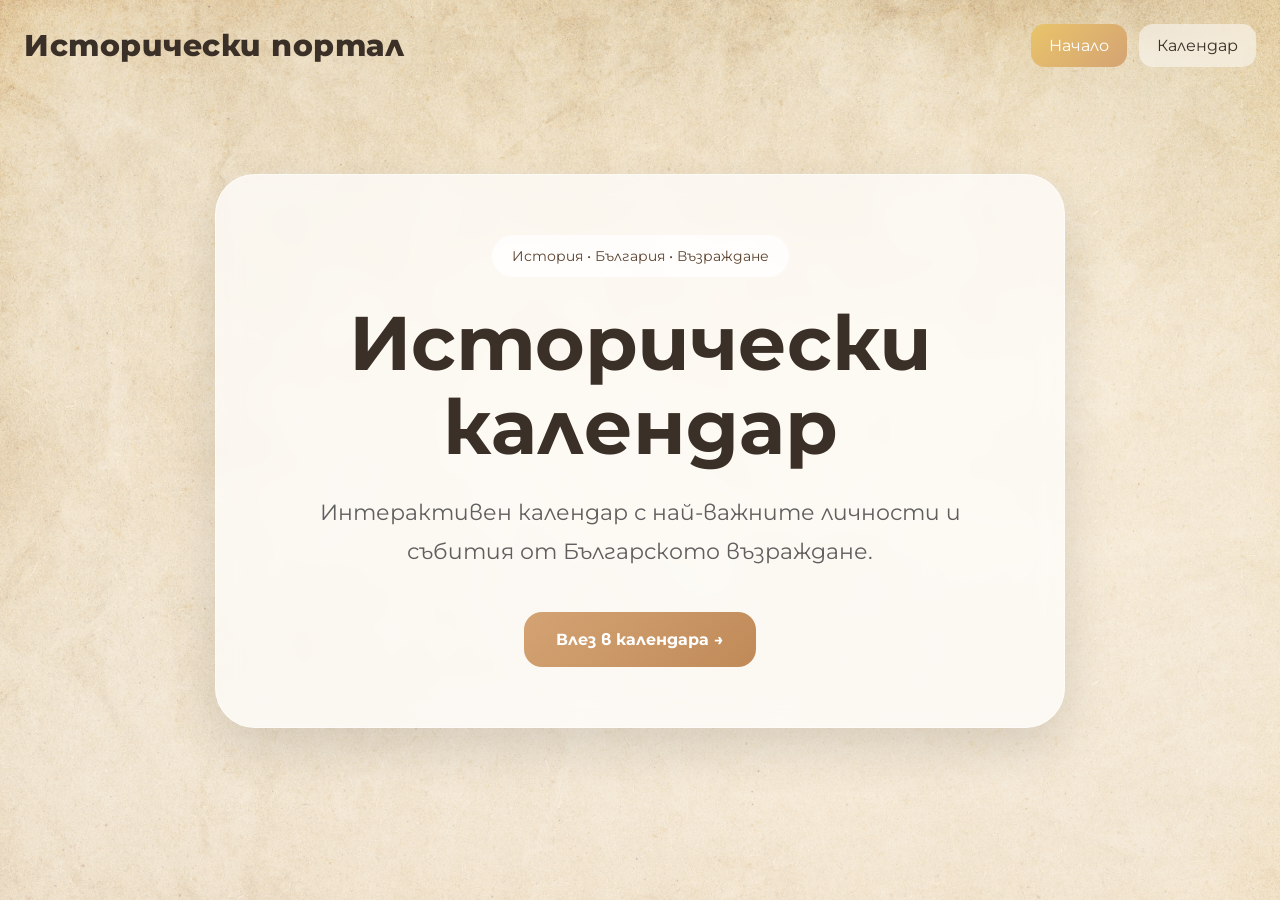
<file: src/index.html>
<!-- =========================
INDEX.HTML
========================= -->

<!DOCTYPE html>
<html lang="bg">

<head>

<meta charset="UTF-8">

<meta name="viewport" content="width=device-width, initial-scale=1.0">

<title>Исторически портал</title>

<link rel="stylesheet" href="style.css">

<link href="https://fonts.googleapis.com/css2?family=Montserrat:wght@400;600;700;800&display=swap" rel="stylesheet">

</head>

<body class="home">

<header class="top-menu">

    <a class="brand" href="index.html">
        Исторически портал
    </a>

    <nav class="menu-links">

        <a class="active" href="index.html">
            Начало
        </a>

        <a href="calendar.html">
            Календар
        </a>

    </nav>

</header>

<section class="hero">

    <div class="hero-content">

        <span class="hero-tag">
            История • България • Възраждане
        </span>

        <h1>
            Исторически календар
        </h1>

        <p>
            Интерактивен календар с най-важните личности и събития от Българското възраждане.
        </p>

        <a href="calendar.html" class="hero-btn">
            Влез в календара →
        </a>

    </div>

</section>

</body>

</html>
</file>
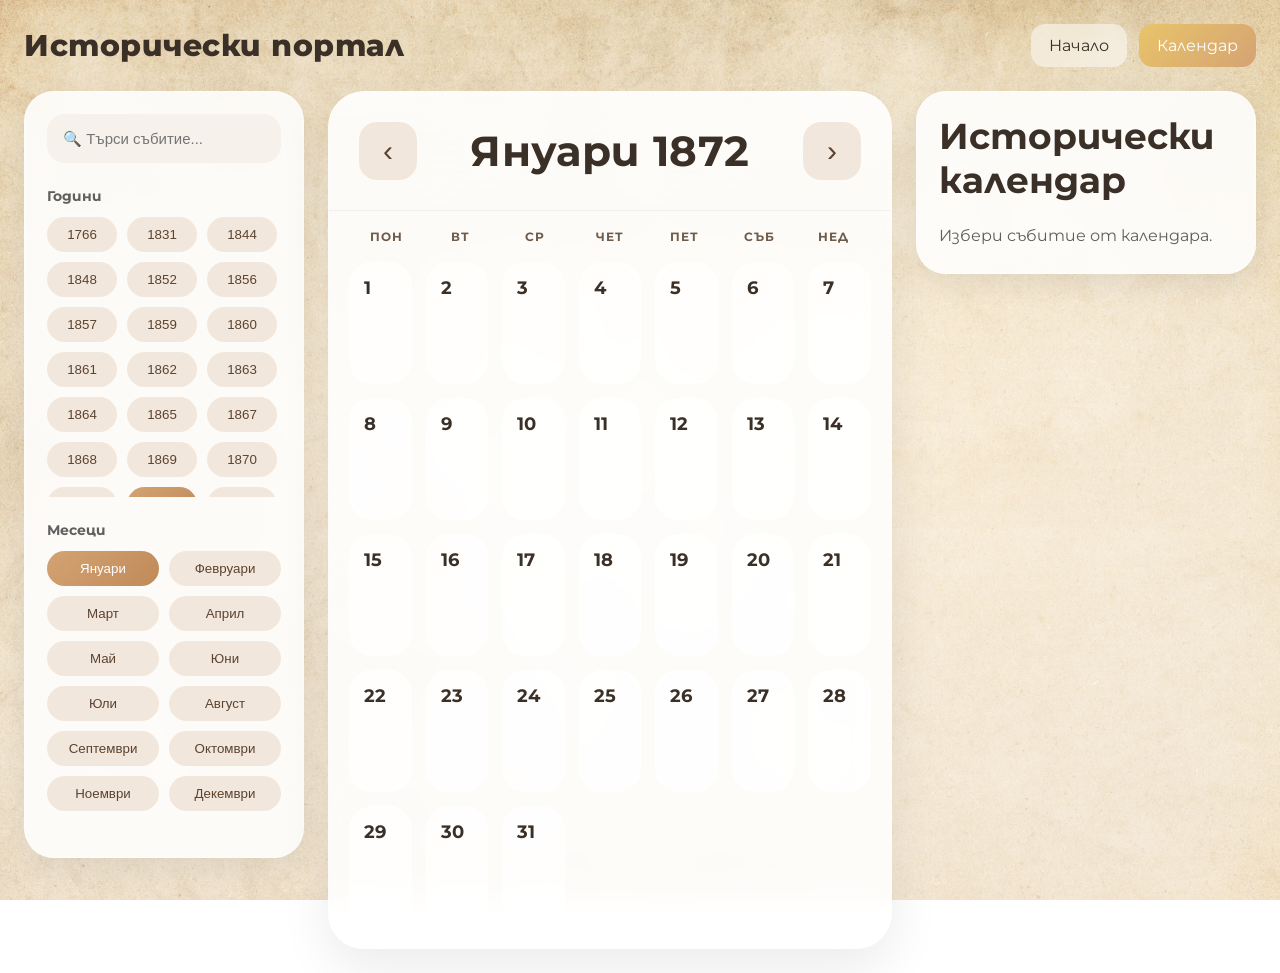
<file: src/calendar.html>
<!-- =========================
CALENDAR.HTML
========================= -->

<!DOCTYPE html>
<html lang="bg">

<head>

<meta charset="UTF-8">

<meta name="viewport" content="width=device-width, initial-scale=1.0">

<title>Исторически календар</title>

<link rel="stylesheet" href="style.css">

<link href="https://fonts.googleapis.com/css2?family=Montserrat:wght@400;600;700;800&display=swap" rel="stylesheet">

</head>

<body>

<header class="top-menu">

    <a class="brand" href="index.html">
        Исторически портал
    </a>

    <nav class="menu-links">

        <a href="index.html">
            Начало
        </a>

        <a class="active" href="calendar.html">
            Календар
        </a>

    </nav>

</header>

<div class="container">

    <!-- SIDEBAR -->

    <aside class="controls">

        <input
            type="text"
            id="search"
            placeholder="🔍 Търси събитие..."
        >

        <div class="filter-panel">

            <div class="filter-title">
                Години
            </div>

            <div class="chip-group" id="yearButtons"></div>

        </div>

        <div class="filter-panel">

            <div class="filter-title">
                Месеци
            </div>

            <div class="chip-group" id="monthButtons"></div>

        </div>

    </aside>

    <!-- CALENDAR -->

    <section class="calendar">

        <div class="calendar-header">

            <button id="prev">‹</button>

            <h1 id="month"></h1>

            <button id="next">›</button>

        </div>

        <div class="weekdays">

            <div>Пон</div>
            <div>Вт</div>
            <div>Ср</div>
            <div>Чет</div>
            <div>Пет</div>
            <div>Съб</div>
            <div>Нед</div>

        </div>

        <div class="days" id="days"></div>

    </section>

    <!-- INFO -->

    <aside class="info" id="infoBox">

        <h2>
            Исторически календар
        </h2>

        <p>
            Избери събитие от календара.
        </p>

    </aside>

</div>

<script src="script.js"></script>

</body>

</html>
</file>
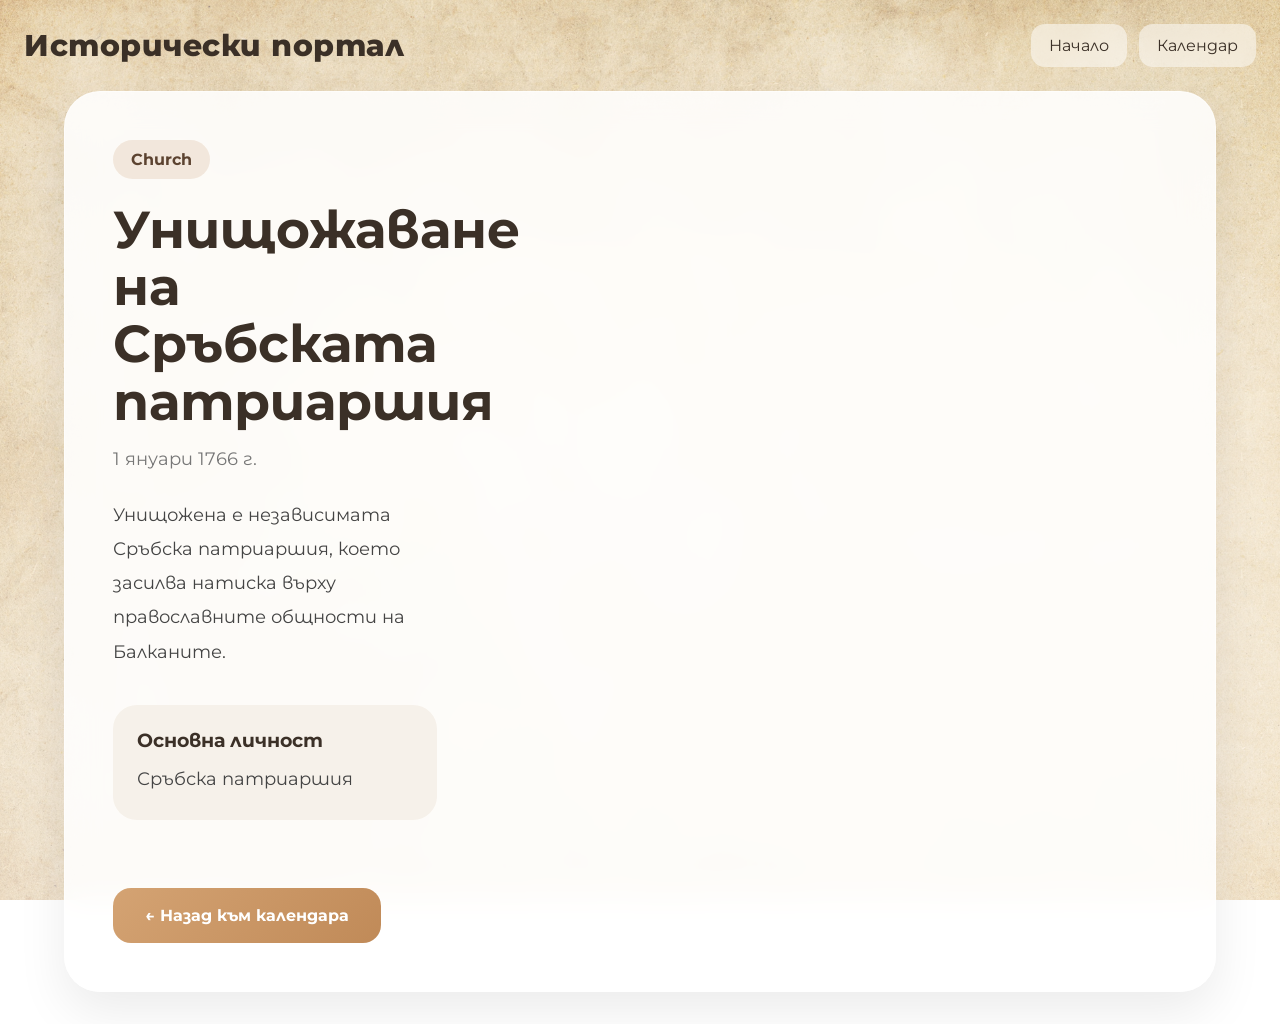
<file: src/event.html>
<!DOCTYPE html>
<html lang="bg">
<head>
<meta charset="UTF-8">
<meta name="viewport" content="width=device-width, initial-scale=1.0">

<title>Историческо събитие</title>

<link rel="stylesheet" href="style.css">
<link href="https://fonts.googleapis.com/css2?family=Montserrat:wght@400;600;700;800&display=swap" rel="stylesheet">
</head>

<body>

<header class="top-menu">
    <a class="brand" href="index.html">Исторически портал</a>
    <nav class="menu-links">
        <a href="index.html">Начало</a>
        <a href="calendar.html">Календар</a>
    </nav>
</header>

<main class="event-page">
    <article class="event-card">
        <img id="eventImage" class="event-image" src="" alt="">

        <div class="event-content">
            <div class="event-category" id="eventCategory"></div>
            <h1 id="eventTitle"></h1>
            <div class="event-date" id="eventDate"></div>
            <p id="eventDescription"></p>

            <div class="person-box">
                <h3>Основна личност</h3>
                <p id="eventPerson"></p>
            </div>

            <div class="event-actions">
                <a class="hero-btn" href="calendar.html">← Назад към календара</a>
            </div>
        </div>
    </article>
</main>

<script src="event.js"></script>

</body>
</html>
</file>
<file: src/style.css>
/* =========================
STYLE.CSS
LIGHT VERSION
========================= */

*{
    margin:0;
    padding:0;
    box-sizing:border-box;
}

:root{
    --card:rgba(255,255,255,0.86);
    --white:#ffffff;
    --text:#2d2d2d;
    --muted:#666;
    --accent:#d4a373;
    --accent2:#e9c46a;
    --green:#7aa874;
    --border:rgba(255,255,255,0.45);
}

body{
    font-family:"Montserrat",sans-serif;

    background-image:url("wooden-floor-background.jpg");
    background-size:cover;
    background-position:center;
    background-repeat:no-repeat;
    background-attachment:fixed;

    color:var(--text);

    min-height:100vh;

    position:relative;
}

body::before{
    content:"";

    position:fixed;

    inset:0;

    background:linear-gradient(
        rgba(255,250,242,0.54),
        rgba(255,249,244,0.74)
    );

    z-index:-1;
}

/* NAVIGATION */

.top-menu{
    width:min(1400px,100%);
    margin:auto;

    padding:24px;

    display:flex;
    justify-content:space-between;
    align-items:center;

    gap:20px;
}

.brand{
    color:#3b3027;

    text-decoration:none;

    font-size:30px;

    font-weight:800;

    letter-spacing:0.5px;
}

.menu-links{
    display:flex;
    gap:12px;
}

.menu-links a{
    color:#3b3027;

    text-decoration:none;

    padding:12px 18px;

    border-radius:14px;

    background:rgba(255,255,255,0.5);

    backdrop-filter:blur(10px);

    transition:0.25s;
}

.menu-links a:hover{
    background:rgba(255,255,255,0.75);
}

.menu-links a.active{
    background:linear-gradient(135deg, #e9c46a, #d4a373);
    color:white;
}

/* HERO */

.hero{
    width:min(1300px,100%);
    margin:auto;

    min-height:80vh;

    display:flex;
    align-items:center;
    justify-content:center;

    padding:40px;
}

.hero-content{
    text-align:center;

    background:rgba(255,255,255,0.72);

    backdrop-filter:blur(12px);

    border:1px solid rgba(255,255,255,0.5);

    padding:60px;

    border-radius:40px;

    max-width:850px;

    box-shadow:0 20px 50px rgba(0,0,0,0.12);
}

.hero-tag{
    display:inline-block;

    margin-bottom:24px;

    padding:12px 20px;

    border-radius:999px;

    background:rgba(255,255,255,0.75);

    color:#5c4330;

    font-size:14px;
}

.hero h1{
    font-size:76px;

    line-height:1.1;

    margin-bottom:24px;

    color:#3b3027;
}

.hero p{
    font-size:22px;

    line-height:1.8;

    color:#5f5f5f;

    max-width:700px;

    margin:auto;
}

.hero-btn{
    display:inline-block;

    margin-top:40px;

    padding:18px 32px;

    border-radius:18px;

    text-decoration:none;

    font-weight:700;

    background:linear-gradient(135deg, #d4a373, #c08a58);

    color:white;

    transition:0.25s;
}

.hero-btn:hover{
    transform:translateY(-3px);
}

.hero-btn:focus-visible,
.menu-links a:focus-visible,
.chip:focus-visible,
.calendar-header button:focus-visible,
.info-link:focus-visible{
    outline:3px solid rgba(212,163,115,0.45);
    outline-offset:3px;
}

/* MAIN LAYOUT */

.container{
    width:min(1450px,100%);
    margin:auto;

    display:grid;
    grid-template-columns:280px minmax(0,1fr) 340px;
    gap:24px;
    padding:0 24px 24px;
}

/* SIDEBAR */

.controls,
.info{
    background:var(--card);
    border:1px solid var(--border);
    backdrop-filter:blur(16px);
    border-radius:30px;
    padding:22px;
    height:fit-content;
    position:sticky;
    top:20px;
    box-shadow:0 10px 30px rgba(0,0,0,0.08);
}

.controls input{
    width:100%;

    padding:16px;

    border:none;

    outline:none;

    border-radius:18px;

    background:#f6f1ea;

    color:#333;

    font-size:15px;
    margin-bottom:24px;
}

.filter-panel{
    margin-bottom:20px;
}

.filter-title{
    font-size:14px;

    font-weight:700;

    color:#5f5f5f;

    margin-bottom:12px;
}

.chip-group{
    display:flex;
    flex-wrap:wrap;
    gap:10px;

    margin-bottom:24px;
}

#yearButtons{
    display:grid;
    grid-template-columns:repeat(3,minmax(0,1fr));
    gap:10px;
    max-height:280px;
    overflow:auto;
    padding-right:4px;
}

#monthButtons{
    display:grid;
    grid-template-columns:repeat(2,minmax(0,1fr));
}

.chip{
    border:none;

    padding:10px 14px;

    border-radius:999px;

    background:#f2e7dc;

    color:#5c4330;

    cursor:pointer;

    transition:0.2s;

    width:100%;
}

.chip:hover{
    transform:translateY(-2px);
    background:#ead7c4;
}

.chip.active{
    background:linear-gradient(135deg, #d4a373, #c08a58);
    color:white;
}

/* CALENDAR */

.calendar{
    background:var(--card);

    border-radius:36px;

    overflow:hidden;

    border:1px solid var(--border);

    backdrop-filter:blur(16px);

    box-shadow:0 20px 50px rgba(0,0,0,0.08);
}

.calendar-header{
    padding:30px;

    display:flex;
    justify-content:space-between;
    align-items:center;
    gap:16px;

    border-bottom:1px solid rgba(0,0,0,0.05);

    background:linear-gradient(180deg, rgba(255,255,255,0.36), rgba(255,255,255,0));
}

.calendar-header h1{
    font-size:42px;

    color:#3b3027;

    letter-spacing:0.4px;
}

.calendar-header button{
    width:58px;
    height:58px;

    border:none;

    border-radius:18px;

    background:#f2e7dc;

    color:#5c4330;

    font-size:30px;

    cursor:pointer;

    transition:0.2s;
}

.calendar-header button:hover{
    background:#ead7c4;
}

.weekdays{
    display:grid;
    grid-template-columns:repeat(7,1fr);

    padding:18px 20px;

    color:#6d5b4b;

    font-weight:700;
    text-align:center;
    text-transform:uppercase;
    letter-spacing:0.08em;
    font-size:12px;
}

.days{
    display:grid;
    grid-template-columns:repeat(7,1fr);
    gap:14px;
    padding:0 20px 20px;
    grid-auto-rows:minmax(122px,1fr);
}

.day{
    min-height:122px;

    background:rgba(255,255,255,0.72);

    border-radius:24px;

    padding:14px;

    transition:0.25s;

    position:relative;

    overflow:hidden;

    border:1px solid rgba(255,255,255,0.4);

    display:flex;
    flex-direction:column;
}

.day:hover{
    transform:translateY(-4px);
    box-shadow:0 10px 25px rgba(0,0,0,0.08);
}

.day b{
    font-size:18px;
    color:#3b3027;
}

.day[aria-disabled="true"]{
    background:transparent;
    border:none;
}

.event-title{
    margin-top:12px;

    font-size:14px;
    line-height:1.5;
    font-weight:600;
    color:#4d3b2d;
    word-break:break-word;
}

/* EVENT COLORS */

.church{
    background:linear-gradient(135deg, #edf7ed, #dcefdc);
}

.education{
    background:linear-gradient(135deg, #fff5df, #fce8bc);
}

.politics{
    background:linear-gradient(135deg, #eef4ff, #dbe9ff);
}

/* INFO PANEL */

.info h2{
    font-size:36px;

    margin-bottom:20px;

    color:#3b3027;
}

.info p{
    line-height:1.8;
    color:#5f5f5f;
}

.info hr{
    margin:22px 0;

    border:none;

    border-top:1px solid rgba(0,0,0,0.08);
}

.info-actions{
    display:flex;
    flex-wrap:wrap;
    gap:12px;
    margin-top:20px;
}

.info-link{
    display:inline-flex;
    align-items:center;
    justify-content:center;
    padding:12px 16px;
    border-radius:14px;
    text-decoration:none;
    font-weight:700;
    background:#f2e7dc;
    color:#5c4330;
    transition:0.2s;
}

.info-link:hover{
    background:#ead7c4;
    transform:translateY(-2px);
}

/* EVENT PAGE */

.event-page{
    width:min(1200px,100%);
    margin:auto;
    padding:0 24px 32px;
}

.event-card{
    background:var(--card);
    border:1px solid var(--border);
    border-radius:36px;
    overflow:hidden;
    display:grid;
    grid-template-columns:minmax(280px,420px) 1fr;
    backdrop-filter:blur(16px);
    box-shadow:0 20px 50px rgba(0,0,0,0.08);
}

.event-image{
    width:100%;
    height:100%;
    min-height:420px;
    object-fit:cover;
    background:linear-gradient(135deg, #e8dccf, #f8f3ed);
}

.event-content{
    padding:48px;
}

.event-content--empty{
    min-height:420px;
    display:flex;
    flex-direction:column;
    justify-content:center;
}

.event-category{
    display:inline-flex;
    width:fit-content;
    padding:10px 18px;
    border-radius:999px;
    background:#f2e7dc;
    color:#5c4330;
    font-weight:700;
    margin-bottom:22px;
    text-transform:capitalize;
}

.event-content h1{
    font-size:52px;
    line-height:1.1;
    margin-bottom:18px;
    color:#3b3027;
}

.event-date{
    font-size:18px;
    color:#777;
    margin-bottom:28px;
}

.event-content p{
    font-size:18px;
    line-height:1.9;
    color:#444;
}

.person-box{
    margin-top:36px;
    padding:24px;
    border-radius:24px;
    background:#f6f1ea;
}

.person-box h3{
    margin-bottom:10px;
    color:#3b3027;
}

.event-actions{
    margin-top:28px;
}

/* RESPONSIVE */

@media(max-width:1200px){
    .container{
        grid-template-columns:1fr;
    }

    .controls,
    .info{
        position:relative;
        top:auto;
    }
}

@media(max-width:900px){
    .event-card{
        grid-template-columns:1fr;
    }

    .event-image{
        min-height:280px;
    }

    .event-content{
        padding:28px;
    }

    .event-content h1{
        font-size:38px;
    }

    #yearButtons{
        grid-template-columns:repeat(4,minmax(0,1fr));
        max-height:none;
    }

    #monthButtons{
        grid-template-columns:repeat(3,minmax(0,1fr));
    }
}

@media(max-width:720px){
    .top-menu{
        flex-direction:column;
        align-items:flex-start;
    }

    .hero-content{
        padding:36px 24px;
        border-radius:28px;
    }

    .hero h1{
        font-size:48px;
    }

    .hero p{
        font-size:18px;
    }

    .container{
        padding:0 16px 16px;
    }

    .calendar-header{
        padding:20px 18px;
    }

    .calendar-header h1{
        font-size:30px;
    }

    .weekdays{
        font-size:11px;
        padding:16px 12px;
    }

    .days{
        gap:8px;
        padding:0 12px 12px;
        grid-auto-rows:minmax(98px,1fr);
    }

    .day{
        min-height:98px;
        padding:10px;
    }

    .event-title{
        font-size:11px;
    }

    #yearButtons,
    #monthButtons{
        grid-template-columns:repeat(2,minmax(0,1fr));
    }
}
</file>
